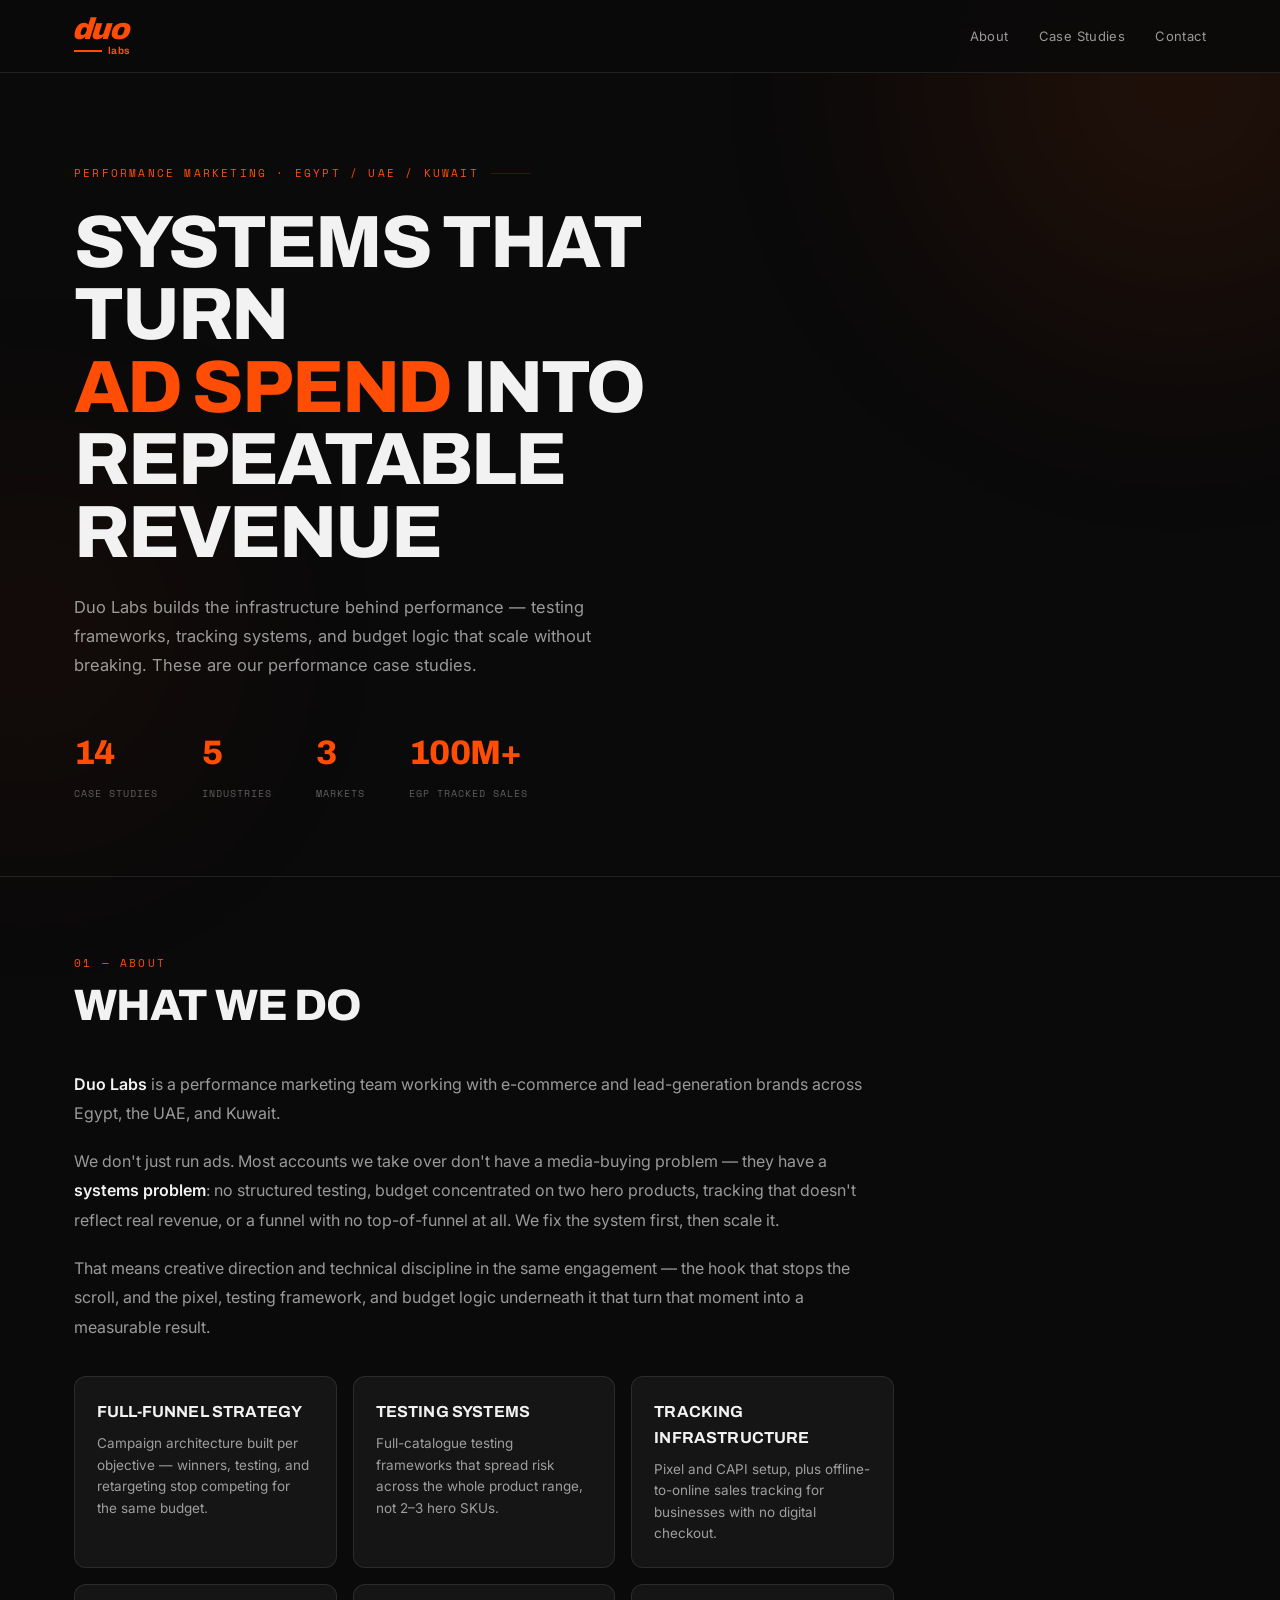
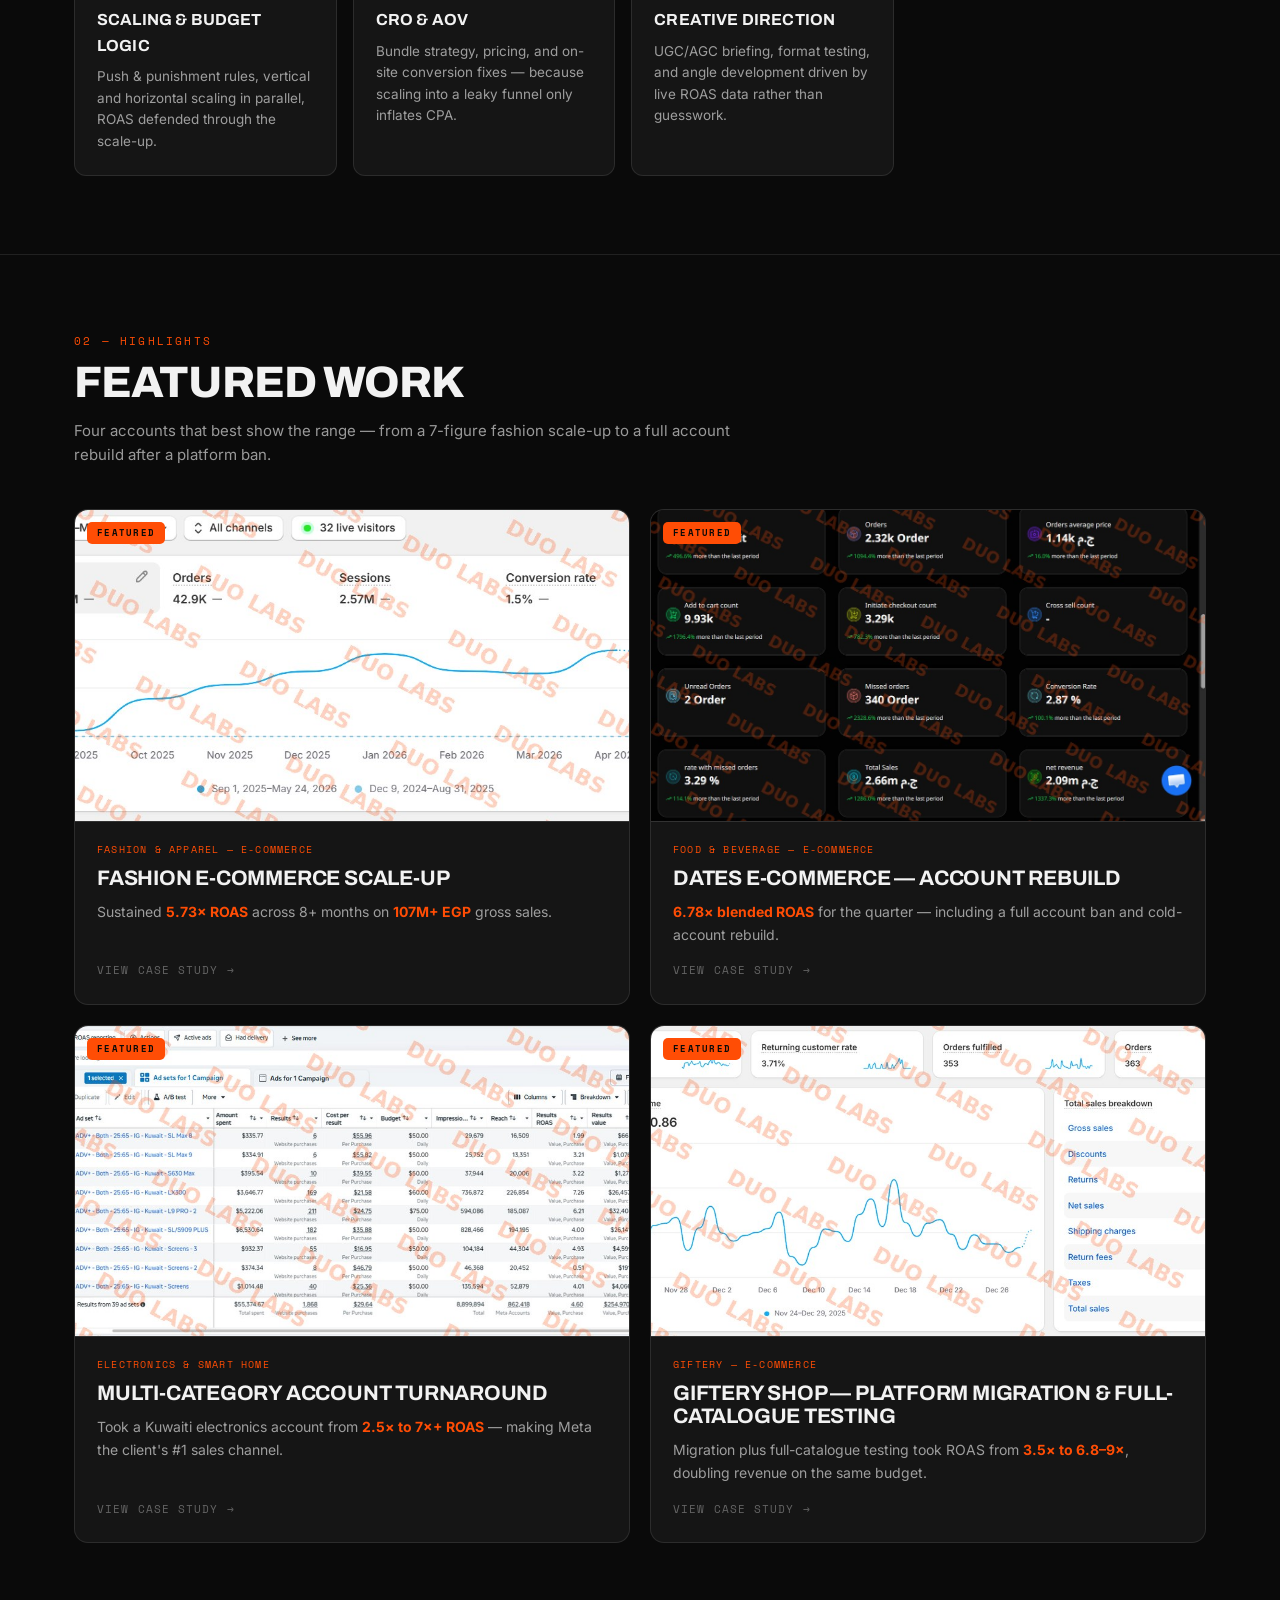
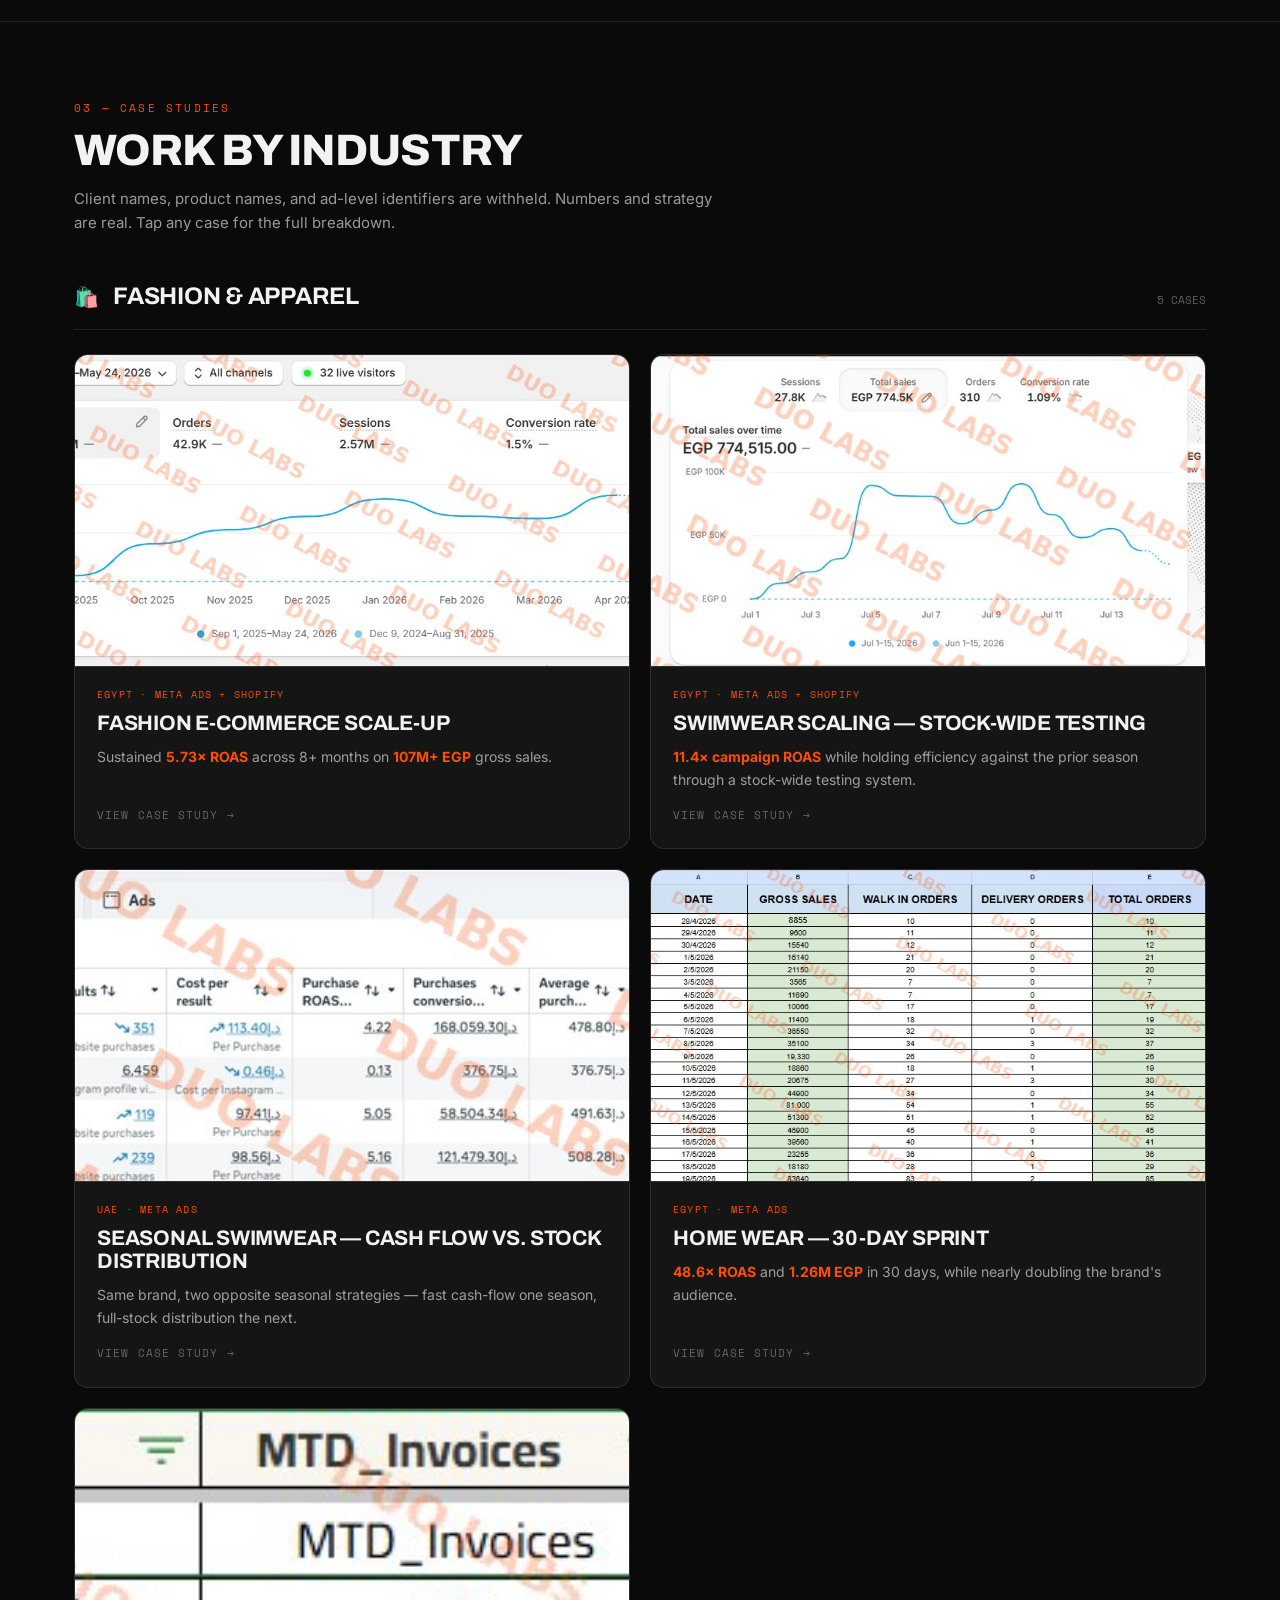
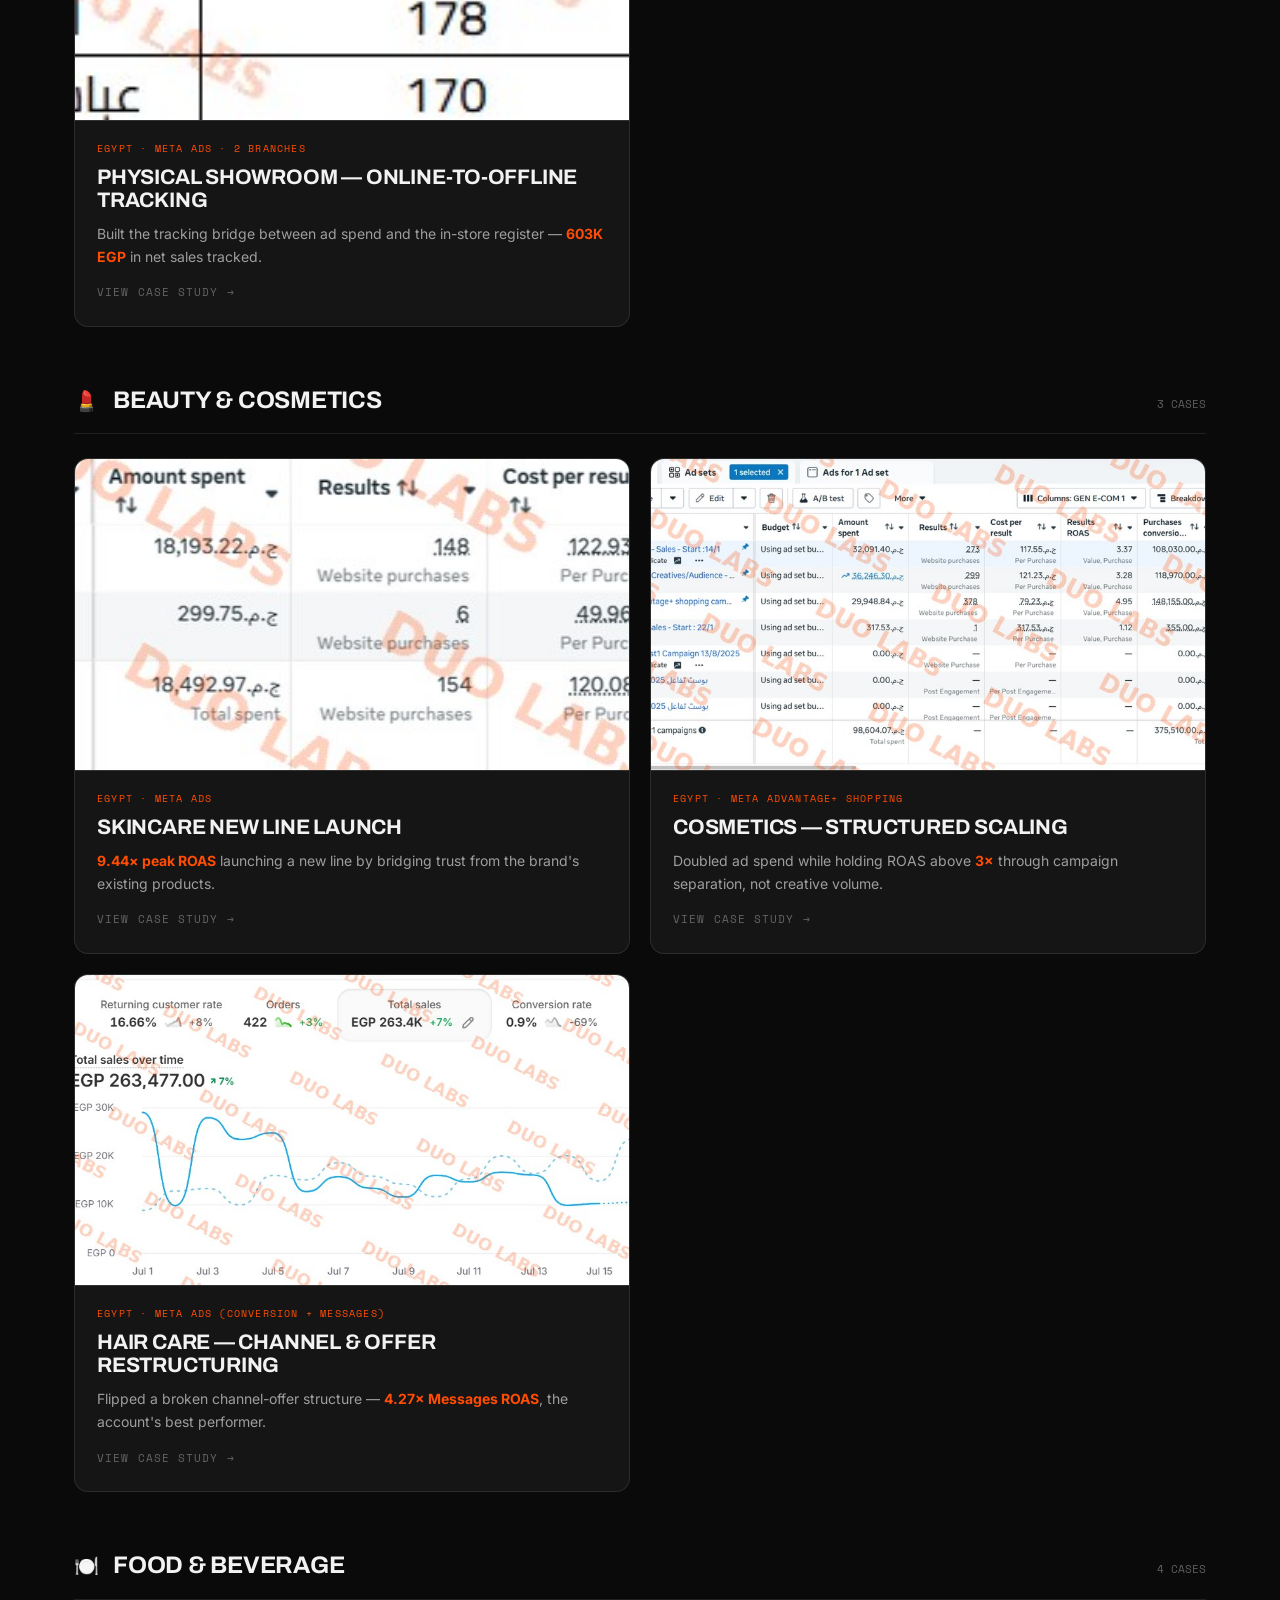
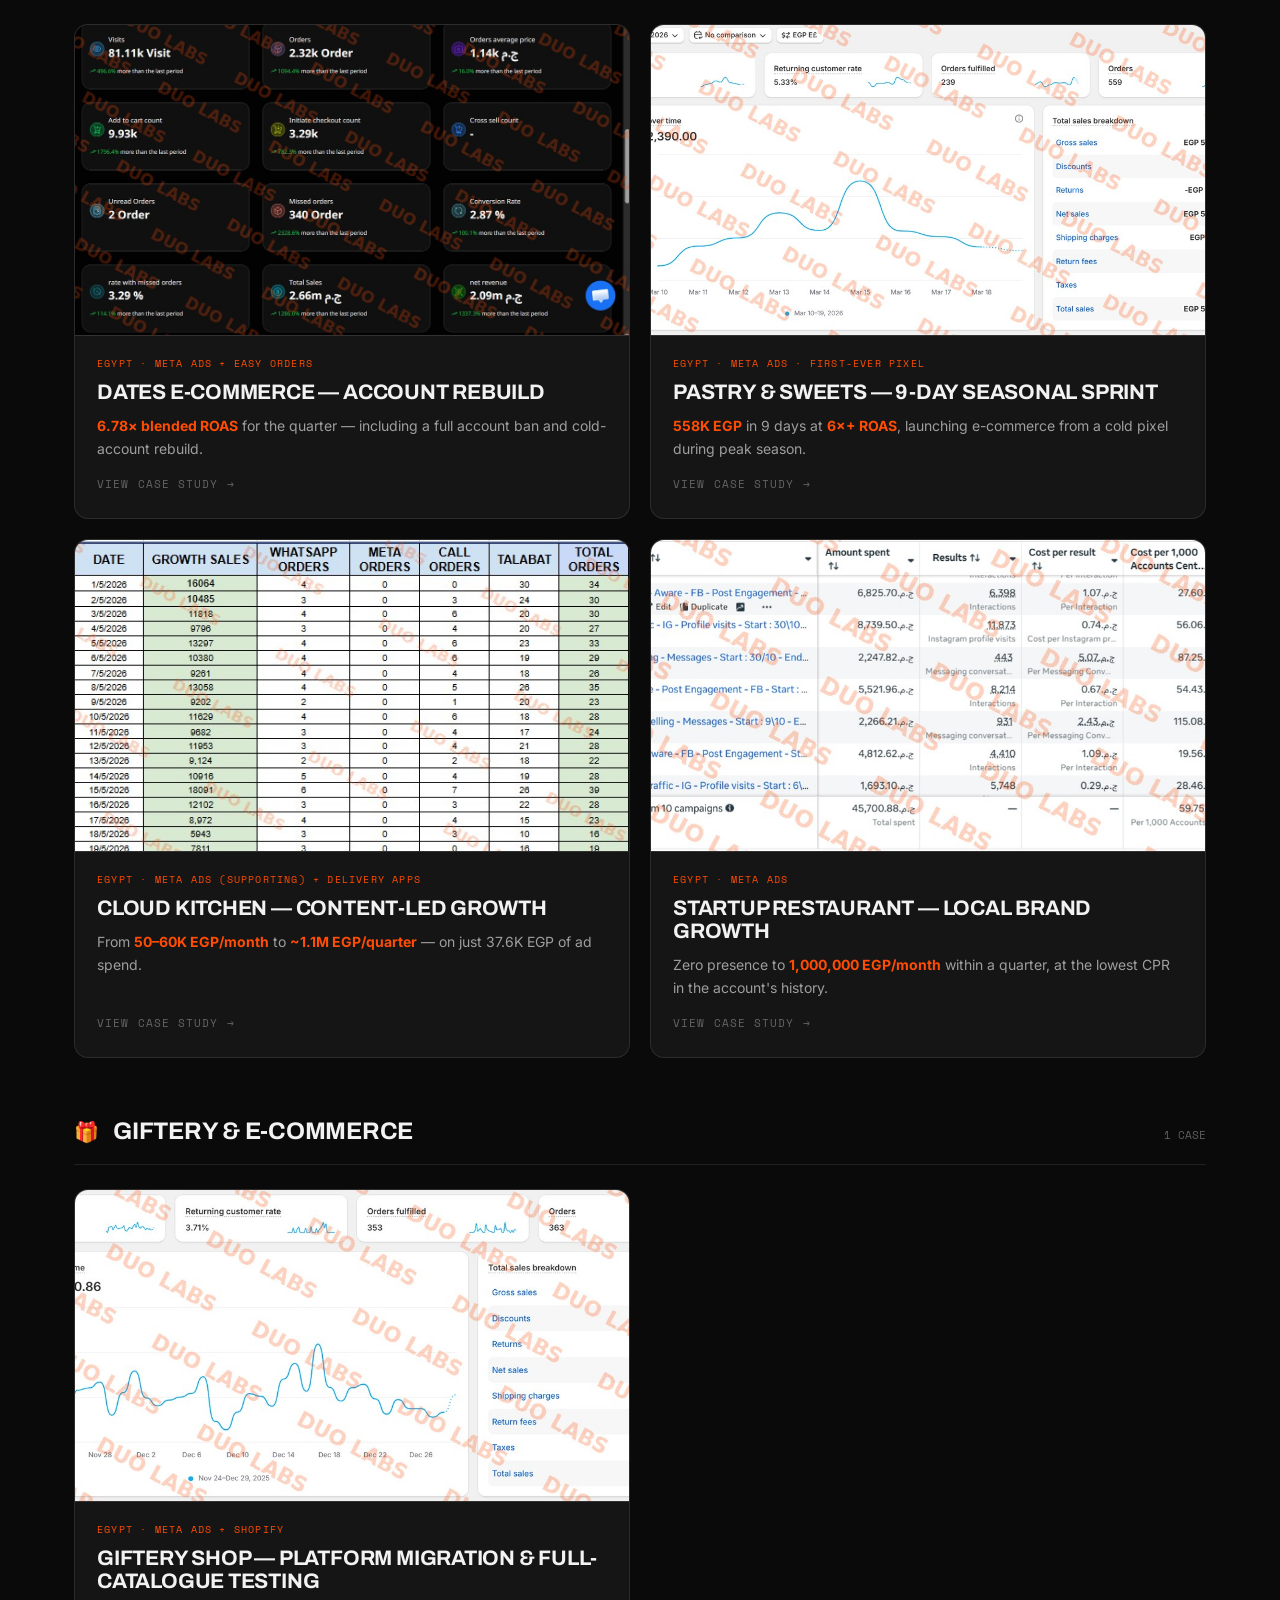
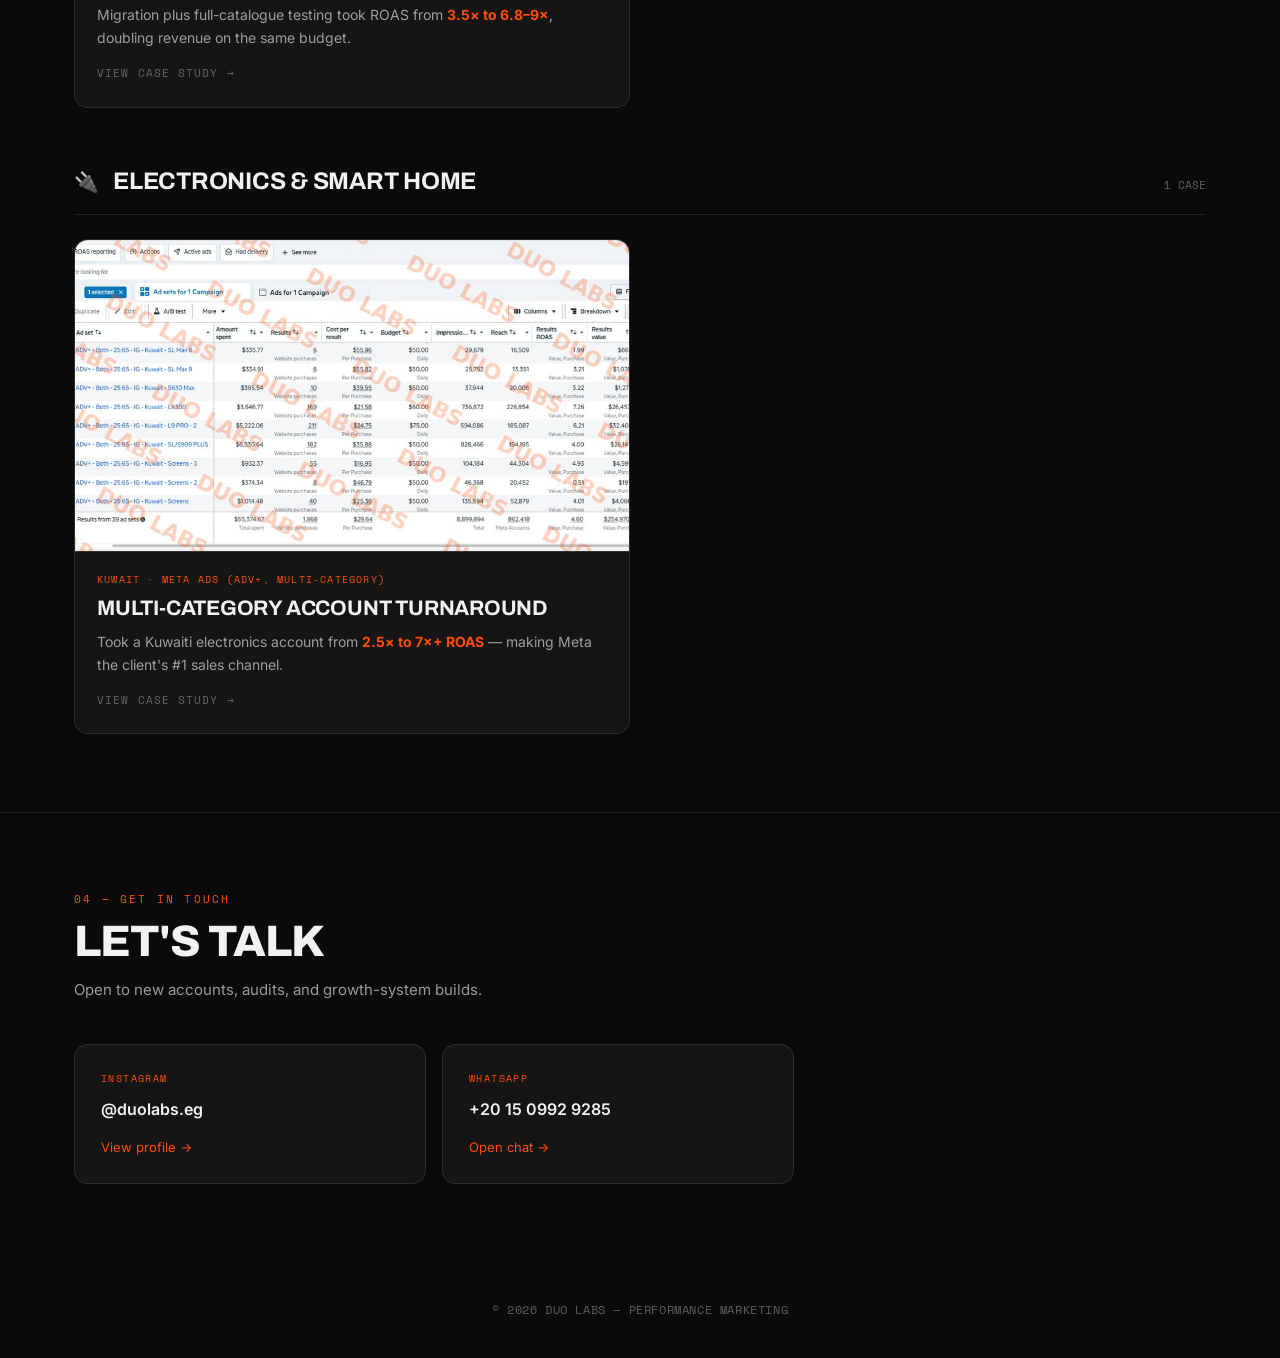
<file: index.html>
<!DOCTYPE html>
<html lang="en">
<head>
<meta charset="UTF-8">
<meta name="viewport" content="width=device-width, initial-scale=1.0">
<title>Duo Labs — Performance Marketing Case Studies</title>
<meta name="description" content="Duo Labs performance marketing case studies across fashion, beauty, F&B, e-commerce and electronics in Egypt, UAE and Kuwait.">
<link rel="preconnect" href="https://fonts.googleapis.com">
<link rel="preconnect" href="https://fonts.gstatic.com" crossorigin>
<link href="https://fonts.googleapis.com/css2?family=Archivo:ital,wght@0,700;0,800;0,900;1,800;1,900&family=Inter:wght@300;400;500;600;700&family=Space+Mono:wght@400;700&display=swap" rel="stylesheet">
<link rel="stylesheet" href="styles.css">
</head>
<body>

<div class="glow a"></div>
<div class="glow b"></div>

<header>
  <nav>
    <a href="#top" class="logo"><span class="mark">duo</span><span class="sub"><span class="bar"></span><span class="labs">labs</span></span></a>
    <button class="nav-toggle" id="navToggle">MENU</button>
    <div class="nav-links" id="navLinks">
      <a href="#about">About</a>
      <a href="#work">Case Studies</a>
      <a href="#contact">Contact</a>
    </div>
  </nav>
</header>
<div class="nav-scrim" id="navScrim"></div>

<section class="hero" id="top">
  <div class="container">
    <div class="eyebrow">Performance Marketing · Egypt / UAE / Kuwait</div>
    <h1>Systems That Turn<br><span class="o">Ad Spend</span> Into<br>Repeatable Revenue</h1>
    <p class="sub">Duo Labs builds the infrastructure behind performance — testing frameworks, tracking systems, and budget logic that scale without breaking. These are our performance case studies.</p>
    <div class="hero-stats">
      <div class="hstat"><div class="v">14</div><div class="l">Case Studies</div></div>
      <div class="hstat"><div class="v">5</div><div class="l">Industries</div></div>
      <div class="hstat"><div class="v">3</div><div class="l">Markets</div></div>
      <div class="hstat"><div class="v">100M+</div><div class="l">EGP Tracked Sales</div></div>
    </div>
  </div>
</section>

<section id="about">
  <div class="container">
    <div class="sec-head">
      <div class="sec-num">01 — About</div>
      <h2 class="sec-title">What We Do</h2>
    </div>
    <div class="about-body">
      <p><b>Duo Labs</b> is a performance marketing team working with e-commerce and lead-generation brands across Egypt, the UAE, and Kuwait.</p>
      <p>We don't just run ads. Most accounts we take over don't have a media-buying problem — they have a <b>systems problem</b>: no structured testing, budget concentrated on two hero products, tracking that doesn't reflect real revenue, or a funnel with no top-of-funnel at all. We fix the system first, then scale it.</p>
      <p>That means creative direction and technical discipline in the same engagement — the hook that stops the scroll, and the pixel, testing framework, and budget logic underneath it that turn that moment into a measurable result.</p>
      <div class="cap-grid">
        <div class="cap"><div class="t">Full-Funnel Strategy</div><div class="d">Campaign architecture built per objective — winners, testing, and retargeting stop competing for the same budget.</div></div>
        <div class="cap"><div class="t">Testing Systems</div><div class="d">Full-catalogue testing frameworks that spread risk across the whole product range, not 2–3 hero SKUs.</div></div>
        <div class="cap"><div class="t">Tracking Infrastructure</div><div class="d">Pixel and CAPI setup, plus offline-to-online sales tracking for businesses with no digital checkout.</div></div>
        <div class="cap"><div class="t">Scaling &amp; Budget Logic</div><div class="d">Push &amp; punishment rules, vertical and horizontal scaling in parallel, ROAS defended through the scale-up.</div></div>
        <div class="cap"><div class="t">CRO &amp; AOV</div><div class="d">Bundle strategy, pricing, and on-site conversion fixes — because scaling into a leaky funnel only inflates CPA.</div></div>
        <div class="cap"><div class="t">Creative Direction</div><div class="d">UGC/AGC briefing, format testing, and angle development driven by live ROAS data rather than guesswork.</div></div>
      </div>
    </div>
  </div>
</section>

<section>
  <div class="container">
    <div class="sec-head">
      <div class="sec-num">02 — Highlights</div>
      <h2 class="sec-title">Featured Work</h2>
      <p class="sec-sub">Four accounts that best show the range — from a 7-figure fashion scale-up to a full account rebuild after a platform ban.</p>
    </div>
    <div class="featured-grid" id="featuredGrid"></div>
  </div>
</section>

<section id="work">
  <div class="container">
    <div class="sec-head">
      <div class="sec-num">03 — Case Studies</div>
      <h2 class="sec-title">Work By Industry</h2>
      <p class="sec-sub">Client names, product names, and ad-level identifiers are withheld. Numbers and strategy are real. Tap any case for the full breakdown.</p>
    </div>
    <div id="industriesWrap"></div>
  </div>
</section>

<section id="contact" style="border-bottom:none">
  <div class="container">
    <div class="sec-head">
      <div class="sec-num">04 — Get In Touch</div>
      <h2 class="sec-title">Let's Talk</h2>
      <p class="sec-sub">Open to new accounts, audits, and growth-system builds.</p>
    </div>
    <div class="contact-grid" style="grid-template-columns:repeat(2,1fr);max-width:720px">
      <a class="contact-card" href="https://instagram.com/duolabs.eg" target="_blank" rel="noopener">
        <div class="k">Instagram</div><div class="v">@duolabs.eg</div><div class="arrow">View profile →</div>
      </a>
      <a class="contact-card" href="https://wa.me/201509929285" target="_blank" rel="noopener">
        <div class="k">WhatsApp</div><div class="v">+20 15 0992 9285</div><div class="arrow">Open chat →</div>
      </a>
    </div>
  </div>
</section>

<footer>© 2026 DUO LABS — PERFORMANCE MARKETING</footer>

<script src="case-data.js"></script>
<script>
  const toggle=document.getElementById('navToggle'),links=document.getElementById('navLinks'),scrim=document.getElementById('navScrim');
  const closeMenu=()=>{links.classList.remove('open');scrim.classList.remove('open');toggle.textContent='MENU';};
  const openMenu=()=>{links.classList.add('open');scrim.classList.add('open');toggle.textContent='CLOSE';};
  toggle.onclick=()=>links.classList.contains('open')?closeMenu():openMenu();
  scrim.onclick=closeMenu;
  links.querySelectorAll('a').forEach(a=>a.onclick=closeMenu);

  const fg=document.getElementById('featuredGrid');
  FEATURED.forEach(id=>{const c=CASES[id];
    fg.insertAdjacentHTML('beforeend',`<a class="case-card" href="case.html?c=${id}">
      <div class="case-thumb-wrap"><span class="feat-badge">Featured</span>
      <div class="case-thumb"><img src="assets/case-images/${c.images[0]}" alt="${c.name}"></div></div>
      <div class="case-body"><div class="case-tag">${c.industry}</div>
      <div class="case-name">${c.name}</div><div class="case-hook">${c.hook}</div>
      <div class="case-cta">View case study →</div></div></a>`);});

  const iw=document.getElementById('industriesWrap');
  INDUSTRIES.forEach(ind=>{let cards='';
    ind.cases.forEach(id=>{const c=CASES[id];
      cards+=`<a class="case-card" href="case.html?c=${id}">
        <div class="case-thumb"><img src="assets/case-images/${c.images[0]}" alt="${c.name}"></div>
        <div class="case-body"><div class="case-tag">${c.market}</div>
        <div class="case-name">${c.name}</div><div class="case-hook">${c.hook}</div>
        <div class="case-cta">View case study →</div></div></a>`;});
    iw.insertAdjacentHTML('beforeend',`<div class="industry-block">
      <div class="industry-head"><span class="ic">${ind.icon}</span><h3>${ind.label}</h3>
      <span class="count">${ind.cases.length} ${ind.cases.length===1?'CASE':'CASES'}</span></div>
      <div class="case-grid">${cards}</div></div>`);});
</script>
</body>
</html>
</file>
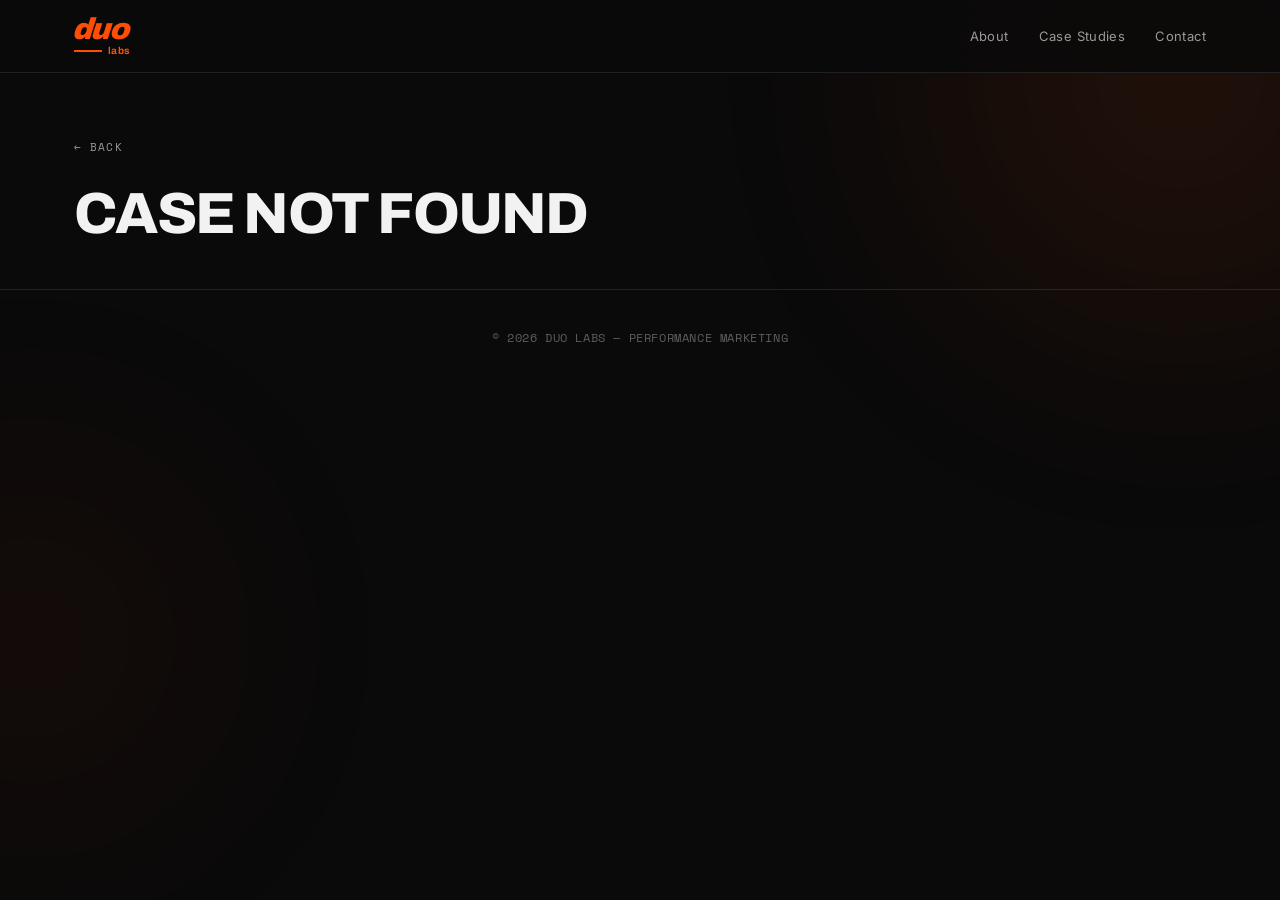
<file: case.html>
<!DOCTYPE html>
<html lang="en">
<head>
<meta charset="UTF-8">
<meta name="viewport" content="width=device-width, initial-scale=1.0">
<title>Case Study — Duo Labs</title>
<link rel="preconnect" href="https://fonts.googleapis.com">
<link rel="preconnect" href="https://fonts.gstatic.com" crossorigin>
<link href="https://fonts.googleapis.com/css2?family=Archivo:ital,wght@0,700;0,800;0,900;1,800;1,900&family=Inter:wght@300;400;500;600;700&family=Space+Mono:wght@400;700&display=swap" rel="stylesheet">
<link rel="stylesheet" href="styles.css">
</head>
<body>
<div class="glow a"></div>
<div class="glow b"></div>

<header>
  <nav>
    <a href="index.html" class="logo"><span class="mark">duo</span><span class="sub"><span class="bar"></span><span class="labs">labs</span></span></a>
    <button class="nav-toggle" id="navToggle">MENU</button>
    <div class="nav-links" id="navLinks">
      <a href="index.html#about">About</a>
      <a href="index.html#work">Case Studies</a>
      <a href="index.html#contact">Contact</a>
    </div>
  </nav>
</header>
<div class="nav-scrim" id="navScrim"></div>

<main id="caseRoot"></main>
<footer>© 2026 DUO LABS — PERFORMANCE MARKETING</footer>

<script src="case-data.js"></script>
<script>
  const toggle=document.getElementById('navToggle'),links=document.getElementById('navLinks'),scrim=document.getElementById('navScrim');
  const closeMenu=()=>{links.classList.remove('open');scrim.classList.remove('open');toggle.textContent='MENU';};
  const openMenu=()=>{links.classList.add('open');scrim.classList.add('open');toggle.textContent='CLOSE';};
  toggle.onclick=()=>links.classList.contains('open')?closeMenu():openMenu();
  scrim.onclick=closeMenu;
  links.querySelectorAll('a').forEach(a=>a.onclick=closeMenu);

  const id=new URLSearchParams(location.search).get('c');
  const c=CASES[id], root=document.getElementById('caseRoot');
  if(!c){
    root.innerHTML=`<section class="case-hero"><div class="container"><a class="back-link" href="index.html">← Back</a><h1>Case not found</h1></div></section>`;
  } else {
    document.title=`${c.name} — Duo Labs`;
    const order=[];INDUSTRIES.forEach(i=>i.cases.forEach(x=>order.push(x)));
    const idx=order.indexOf(id);
    const prev=idx>0?order[idx-1]:order[order.length-1];
    const next=idx<order.length-1?order[idx+1]:order[0];
    const stats=c.stats.map(s=>`<div class="chs"><div class="v">${s.v}</div><div class="l">${s.l}</div></div>`).join('');
    const exec=c.strategy.map(s=>`<li>${s}</li>`).join('');
    const results=c.results.map(r=>`<div class="result-box"><div class="v">${r.v}</div><div class="l">${r.l}</div></div>`).join('');
    const proof=c.images.map((img,i)=>`<figure class="proof-fig"><img src="assets/case-images/${img}" alt="${c.captions&&c.captions[i]?c.captions[i]:c.name}">${c.captions&&c.captions[i]?`<figcaption class="cap">${c.captions[i]}</figcaption>`:''}</figure>`).join('');
    root.innerHTML=`
      <section class="case-hero"><div class="container">
        <a class="back-link" href="index.html#work">← Back to all case studies</a>
        <div class="tag">${c.industry}</div><h1>${c.name}</h1>
        <div class="meta">${c.market}</div>
        <div class="case-hero-stats">${stats}</div>
      </div></section>
      <section class="case-section"><div class="container">
        <div class="k">The Situation</div><h2>Where It Started</h2><p>${c.situation}</p>
      </div></section>
      <section class="case-section"><div class="container">
        <div class="k">Strategy &amp; Execution</div><h2>What We Did</h2><ul class="exec-list">${exec}</ul>
      </div></section>
      <section class="case-section"><div class="container">
        <div class="k">Results</div><h2>The Numbers</h2><div class="result-grid">${results}</div>
      </div></section>
      <section class="case-section"><div class="container">
        <div class="k">Proof</div><h2>From The Dashboards</h2>
        <p style="color:var(--ink-faint);font-size:13px">Sensitive identifiers hidden. Watermarked from Meta Ads Manager, Shopify, and live sales trackers.</p>
        <div class="proof-imgs">${proof}</div>
      </div></section>
      <section class="case-section"><div class="container">
        <div class="takeaway"><div class="k">Key Takeaway</div><p>${c.takeaway}</p></div>
      </div></section>
      <div class="container"><div class="case-nav">
        <a href="case.html?c=${prev}">← ${CASES[prev].name}</a>
        <a href="case.html?c=${next}">${CASES[next].name} →</a>
      </div></div>`;
    window.scrollTo(0,0);
  }
</script>
</body>
</html>
</file>
<file: styles.css>
:root{
  --bg:#0A0A0A;
  --bg-card:#151515;
  --bg-card-2:#1C1C1C;
  --red:#FF4D05;
  --blue:#465AE2;
  --red-dim:rgba(255,77,5,.18);
  --red-soft:rgba(255,77,5,.08);
  --ink:#F2F2F2;
  --ink-dim:rgba(242,242,242,.62);
  --ink-faint:rgba(242,242,242,.36);
  --border:rgba(242,242,242,.10);
  --font-display:'Archivo',sans-serif;
  --font-body:'Inter',sans-serif;
  --font-mono:'Space Mono',monospace;
}
*,*::before,*::after{box-sizing:border-box;margin:0;padding:0}
html{scroll-behavior:smooth}
body{background:var(--bg);color:var(--ink);font-family:var(--font-body);font-size:16px;line-height:1.6;overflow-x:hidden}
img{max-width:100%;display:block}
a{color:inherit;text-decoration:none}
.container{max-width:1180px;margin:0 auto;padding:0 24px}

.glow{position:fixed;border-radius:50%;filter:blur(130px);pointer-events:none;z-index:0}
.glow.a{width:520px;height:520px;background:var(--red);opacity:.09;top:-180px;right:-160px}
.glow.b{width:380px;height:380px;background:var(--red);opacity:.05;bottom:8%;left:-160px}

/* logo */
.logo{display:inline-block;line-height:1;text-decoration:none}
.logo .mark{font-family:var(--font-display);font-weight:900;font-style:italic;font-size:30px;color:var(--red);letter-spacing:-.045em;line-height:.9;transform:skewX(-8deg);display:block}
.logo .sub{display:flex;align-items:center;gap:6px;margin-top:3px}
.logo .bar{flex:1;height:2px;background:var(--red)}
.logo .labs{font-family:var(--font-display);font-weight:700;font-size:10px;color:var(--red);letter-spacing:.02em;line-height:1}
.logo-lg .mark{font-size:64px}
.logo-lg .labs{font-size:19px}
.logo-lg .bar{height:3px}

/* NAV */
header{position:sticky;top:0;z-index:120;background:rgba(10,10,10,.86);backdrop-filter:blur(14px);border-bottom:1px solid var(--border)}
nav{display:flex;align-items:center;justify-content:space-between;padding:16px 24px;max-width:1180px;margin:0 auto}
.nav-links{display:flex;gap:30px;font-size:13px;letter-spacing:.03em;color:var(--ink-dim)}
.nav-links a:hover{color:var(--ink)}
.nav-toggle{display:none;background:none;border:1px solid var(--border);color:var(--ink);padding:8px 14px;border-radius:6px;font-size:12px;letter-spacing:.08em;cursor:pointer;z-index:130}
.nav-scrim{position:fixed;inset:0;background:rgba(5,5,5,.75);backdrop-filter:blur(6px);opacity:0;visibility:hidden;transition:opacity .3s ease;z-index:115}
.nav-scrim.open{opacity:1;visibility:visible}
@media (max-width:820px){
  .nav-links{position:fixed;top:0;right:0;bottom:0;width:min(78vw,320px);background:var(--bg-card);border-left:1px solid var(--border);flex-direction:column;gap:26px;padding:96px 32px 32px;font-size:18px;transform:translateX(100%);transition:transform .35s cubic-bezier(.4,0,.2,1);z-index:118}
  .nav-links.open{transform:translateX(0)}
  .nav-toggle{display:block}
}

section{padding:78px 0;position:relative;z-index:1;border-bottom:1px solid var(--border)}
.sec-head{margin-bottom:42px}
.sec-num{font-family:var(--font-mono);font-size:11px;letter-spacing:.2em;color:var(--red);text-transform:uppercase;margin-bottom:10px}
.sec-title{font-family:var(--font-display);font-weight:800;font-size:clamp(28px,4vw,44px);letter-spacing:-.02em;text-transform:uppercase;line-height:1.02}
.sec-sub{margin-top:14px;color:var(--ink-dim);max-width:660px;font-size:15px}

/* HERO */
.hero{padding:92px 0 74px;border-bottom:1px solid var(--border);position:relative;z-index:1}
.eyebrow{font-family:var(--font-mono);font-size:11px;letter-spacing:.2em;text-transform:uppercase;color:var(--red);display:flex;align-items:center;gap:12px;margin-bottom:24px}
.eyebrow::after{content:'';flex:0 0 40px;height:1px;background:var(--red-dim)}
.hero h1{font-family:var(--font-display);font-weight:800;font-size:clamp(38px,6.4vw,74px);line-height:.98;letter-spacing:-.03em;text-transform:uppercase;max-width:15ch}
.hero h1 .o{color:var(--red)}
.hero .sub{margin-top:24px;font-size:16.5px;color:var(--ink-dim);max-width:560px;line-height:1.75}
.hero-stats{display:flex;gap:44px;margin-top:46px;flex-wrap:wrap}
.hstat .v{font-family:var(--font-display);font-weight:800;font-size:34px;color:var(--red);letter-spacing:-.02em}
.hstat .l{font-family:var(--font-mono);font-size:10px;letter-spacing:.1em;text-transform:uppercase;color:var(--ink-faint);margin-top:6px}

/* ABOUT */
.about-body{max-width:820px}
.about-body p{color:var(--ink-dim);margin-bottom:18px;font-size:16px;line-height:1.85}
.about-body p b{color:var(--ink);font-weight:600}
.cap-grid{display:grid;grid-template-columns:repeat(auto-fit,minmax(230px,1fr));gap:16px;margin-top:34px}
.cap{background:var(--bg-card);border:1px solid var(--border);border-radius:12px;padding:22px}
.cap .t{font-family:var(--font-display);font-weight:700;font-size:16px;text-transform:uppercase;letter-spacing:.01em;margin-bottom:8px}
.cap .d{font-size:13.5px;color:var(--ink-dim);line-height:1.6}

/* CASE CARDS */
.industry-block{margin-bottom:54px}
.industry-block:last-child{margin-bottom:0}
.industry-head{display:flex;align-items:baseline;gap:14px;margin-bottom:24px;padding-bottom:14px;border-bottom:1px solid var(--border)}
.industry-head .ic{font-size:20px}
.industry-head h3{font-family:var(--font-display);font-weight:700;font-size:24px;letter-spacing:-.01em;text-transform:uppercase}
.industry-head .count{font-family:var(--font-mono);font-size:11px;color:var(--ink-faint);margin-left:auto}

.case-grid,.featured-grid{display:grid;grid-template-columns:repeat(2,1fr);gap:20px}
@media (max-width:720px){.case-grid,.featured-grid{grid-template-columns:1fr}}
.case-card{background:var(--bg-card);border:1px solid var(--border);border-radius:14px;overflow:hidden;transition:border-color .25s ease,transform .25s ease;display:flex;flex-direction:column}
.case-card:hover{border-color:var(--red-dim);transform:translateY(-3px)}
.case-thumb-wrap{position:relative}
.feat-badge{position:absolute;top:12px;left:12px;font-family:var(--font-mono);font-size:9px;letter-spacing:.14em;text-transform:uppercase;color:#0A0A0A;background:var(--red);padding:4px 10px;border-radius:5px;z-index:2;font-weight:700}
.case-thumb{aspect-ratio:16/9;overflow:hidden;border-bottom:1px solid var(--border);background:var(--bg-card-2)}
.case-thumb img{width:100%;height:100%;object-fit:cover;object-position:top}
.case-body{padding:20px 22px 24px;flex:1;display:flex;flex-direction:column}
.case-tag{font-family:var(--font-mono);font-size:10px;letter-spacing:.12em;text-transform:uppercase;color:var(--red)}
.case-name{font-family:var(--font-display);font-weight:700;font-size:21px;margin-top:9px;letter-spacing:-.01em;text-transform:uppercase;line-height:1.1}
.case-hook{font-size:14px;color:var(--ink-dim);margin-top:10px;line-height:1.65;flex:1}
.case-hook b{color:var(--red);font-weight:700}
.case-cta{font-family:var(--font-mono);font-size:11px;letter-spacing:.1em;text-transform:uppercase;color:var(--ink-faint);margin-top:16px}
.case-card:hover .case-cta{color:var(--red)}

/* CONTACT */
.contact-grid{display:grid;grid-template-columns:repeat(3,1fr);gap:16px}
@media (max-width:820px){.contact-grid{grid-template-columns:1fr}}
.contact-card{background:var(--bg-card);border:1px solid var(--border);border-radius:14px;padding:26px;transition:border-color .25s ease}
.contact-card:hover{border-color:var(--red-dim)}
.contact-card .k{font-family:var(--font-mono);font-size:10px;letter-spacing:.14em;text-transform:uppercase;color:var(--red);margin-bottom:10px}
.contact-card .v{font-size:16px;font-weight:600;word-break:break-word}
.contact-card .arrow{color:var(--red);margin-top:14px;font-size:13px}

footer{padding:38px 0;text-align:center;color:var(--ink-faint);font-size:12px;font-family:var(--font-mono);letter-spacing:.05em}

/* CASE DETAIL */
.case-hero{padding:60px 0 46px;border-bottom:1px solid var(--border);position:relative;z-index:1}
.back-link{font-family:var(--font-mono);font-size:11px;letter-spacing:.1em;text-transform:uppercase;color:var(--ink-dim);display:inline-block;margin-bottom:28px}
.back-link:hover{color:var(--red)}
.case-hero .tag{font-family:var(--font-mono);font-size:11px;letter-spacing:.14em;text-transform:uppercase;color:var(--red);margin-bottom:14px}
.case-hero h1{font-family:var(--font-display);font-weight:800;font-size:clamp(32px,5.4vw,58px);line-height:1;letter-spacing:-.03em;text-transform:uppercase}
.case-hero .meta{font-family:var(--font-mono);font-size:12px;color:var(--ink-faint);margin-top:16px;letter-spacing:.05em}
.case-hero-stats{display:grid;grid-template-columns:repeat(4,1fr);gap:1px;margin-top:38px;background:var(--border);border:1px solid var(--border);border-radius:14px;overflow:hidden}
@media (max-width:720px){.case-hero-stats{grid-template-columns:repeat(2,1fr)}}
.chs{background:var(--bg-card);padding:22px 20px}
.chs:nth-child(odd){background:var(--bg-card-2)}
.chs .v{font-family:var(--font-display);font-weight:800;font-size:clamp(24px,3.8vw,36px);color:var(--red);line-height:1;letter-spacing:-.02em}
.chs .l{font-family:var(--font-mono);font-size:9.5px;letter-spacing:.1em;text-transform:uppercase;color:var(--ink-faint);margin-top:8px;line-height:1.4}

.case-section{padding:54px 0;border-bottom:1px solid var(--border);position:relative;z-index:1}
.case-section .k{font-family:var(--font-mono);font-size:11px;letter-spacing:.16em;text-transform:uppercase;color:var(--red);margin-bottom:14px;display:flex;align-items:center;gap:10px}
.case-section .k::before{content:'';width:20px;height:1px;background:var(--red)}
.case-section h2{font-family:var(--font-display);font-weight:800;font-size:clamp(24px,3.4vw,36px);letter-spacing:-.02em;text-transform:uppercase;margin-bottom:20px;line-height:1.05}
.case-section p{color:var(--ink-dim);font-size:15.5px;line-height:1.85;margin-bottom:16px;max-width:780px}
.case-section p b{color:var(--ink);font-weight:600}
.exec-list{list-style:none;max-width:840px}
.exec-list li{position:relative;padding:14px 0 14px 28px;border-bottom:1px solid var(--border);color:var(--ink-dim);font-size:15px;line-height:1.7}
.exec-list li:last-child{border-bottom:none}
.exec-list li::before{content:'';position:absolute;left:0;top:22px;width:9px;height:9px;border-radius:2px;background:var(--red)}
.exec-list li b{color:var(--ink);font-weight:600}
.result-grid{display:grid;grid-template-columns:repeat(auto-fit,minmax(200px,1fr));gap:14px}
.result-box{background:var(--bg-card);border:1px solid var(--border);border-left:3px solid var(--red);border-radius:10px;padding:20px 22px}
.result-box .v{font-family:var(--font-display);font-weight:800;font-size:30px;color:var(--red);line-height:1;letter-spacing:-.02em}
.result-box .l{font-size:13px;color:var(--ink-dim);margin-top:8px;line-height:1.5}
.proof-imgs{display:flex;flex-direction:column;gap:20px;margin-top:12px}
.proof-fig{border:1px solid var(--border);border-radius:12px;overflow:hidden;background:var(--bg-card)}
.proof-fig .cap{font-family:var(--font-mono);font-size:11px;letter-spacing:.06em;color:var(--ink-faint);padding:12px 16px;border-top:1px solid var(--border);text-transform:uppercase}
.takeaway{background:linear-gradient(135deg,var(--red-soft),rgba(70,90,226,.05));border:1px solid var(--red-dim);border-radius:14px;padding:30px}
.takeaway p{color:var(--ink);font-size:16px;line-height:1.8;max-width:840px;margin-bottom:0}
.case-nav{display:flex;justify-content:space-between;gap:16px;padding:38px 0;position:relative;z-index:1;flex-wrap:wrap}
.case-nav a{font-family:var(--font-mono);font-size:12px;letter-spacing:.06em;color:var(--ink-dim);padding:14px 22px;border:1px solid var(--border);border-radius:8px}
.case-nav a:hover{border-color:var(--red-dim);color:var(--ink)}
</file>
